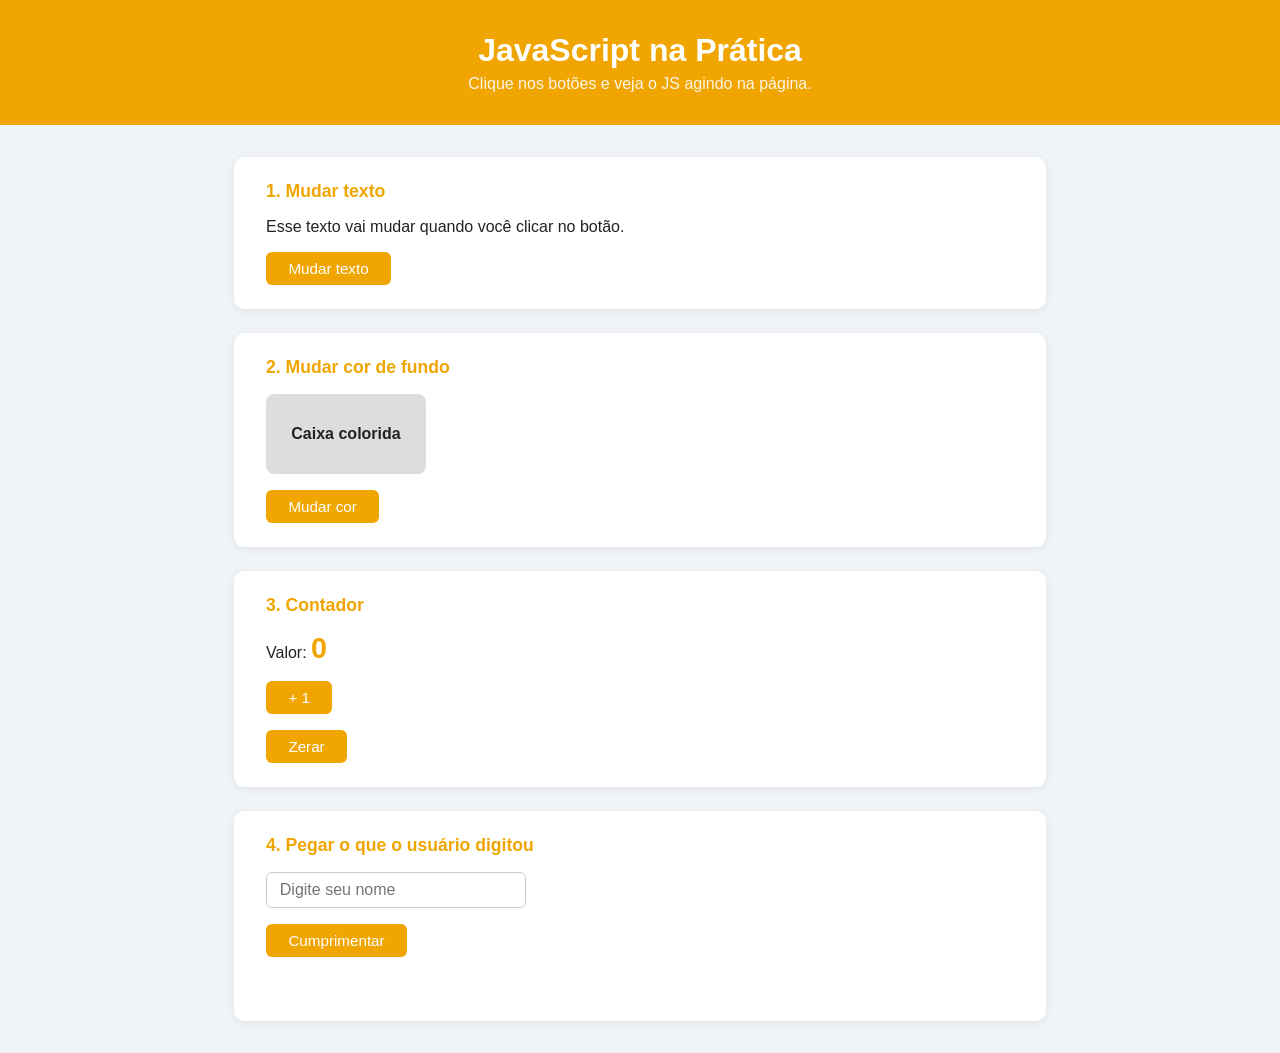
<file: 03-intro-javascript/index.html>
<!DOCTYPE html>
<html lang="pt-BR">
  <head>
    <meta charset="UTF-8" />
    <meta name="viewport" content="width=device-width, initial-scale=1.0" />
    <title>Meus Primeiros Passos com JavaScript</title>
    <link rel="stylesheet" href="style.css" />
  </head>
  <body>

    <header>
      <h1>JavaScript na Prática</h1>
      <p>Clique nos botões e veja o JS agindo na página.</p>
    </header>

    <main>

      <!-- EXEMPLO 1: mudar texto -->
      <section>
        <h2>1. Mudar texto</h2>
        <p id="texto-exemplo">Esse texto vai mudar quando você clicar no botão.</p>
        <button onclick="mudarTexto()">Mudar texto</button>
      </section>

      <!-- EXEMPLO 2: mudar cor de fundo -->
      <section>
        <h2>2. Mudar cor de fundo</h2>
        <div id="caixa-cor" class="caixa">Caixa colorida</div>
        <button onclick="mudarCor()">Mudar cor</button>
      </section>

      <!-- EXEMPLO 3: contador -->
      <section>
        <h2>3. Contador</h2>
        <p>Valor: <span id="contador">0</span></p>
        <button onclick="incrementar()">+ 1</button>
        <button onclick="zerar()">Zerar</button>
      </section>

      <!-- EXEMPLO 4: input + resposta -->
      <section>
        <h2>4. Pegar o que o usuário digitou</h2>
        <input type="text" id="campo-nome" placeholder="Digite seu nome" />
        <button onclick="cumprimentar()">Cumprimentar</button>
        <p id="resposta-nome"></p>
      </section>

    </main>

    <!--
      IMPORTANTE: o <script> fica no final do <body>.
      Assim o HTML carrega primeiro, aí o JS encontra os elementos.
    -->
    <script src="script.js"></script>

  </body>
</html>
</file>
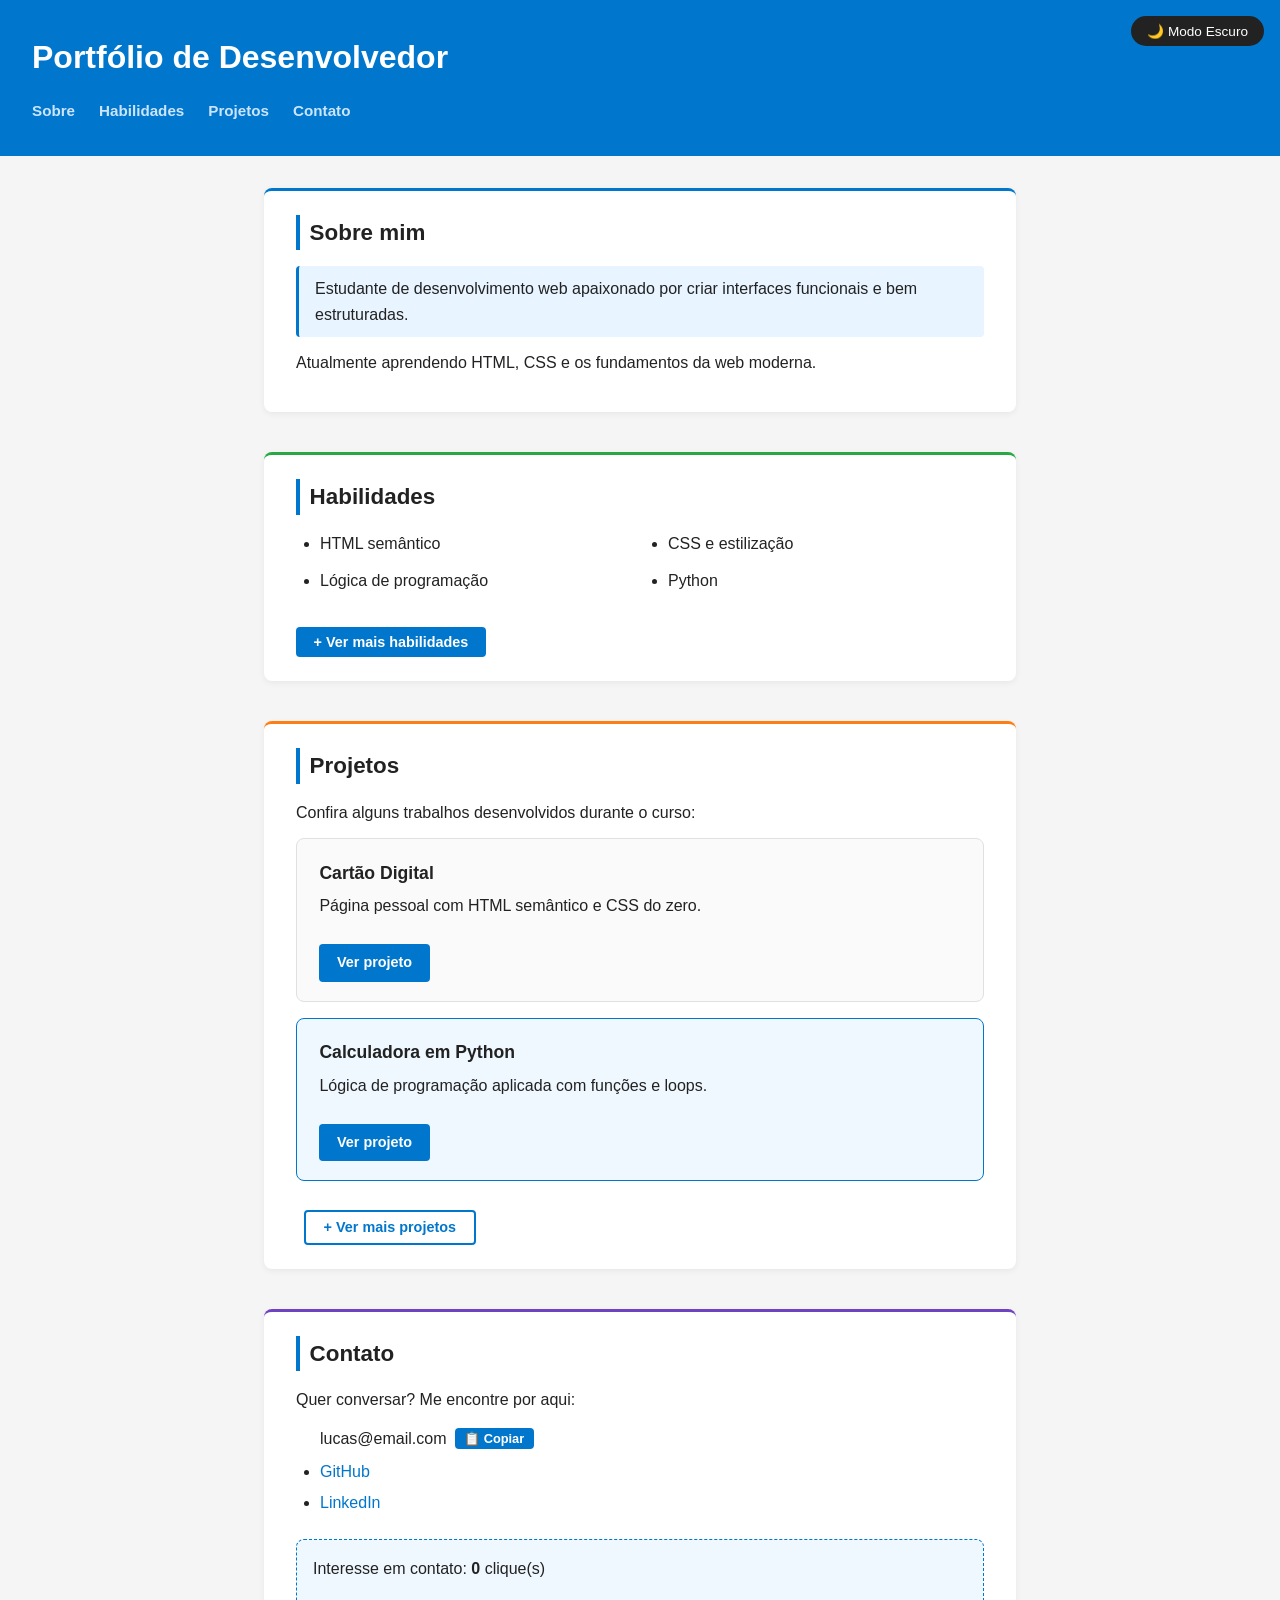
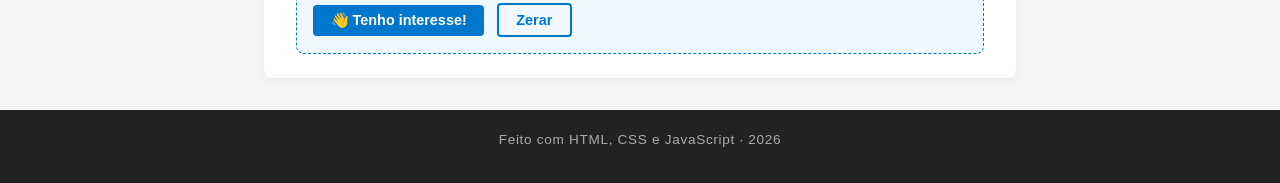
<file: 04-botoes/index.html>
<!DOCTYPE html>
<html lang="pt-BR">
  <head>
    <meta charset="UTF-8" />
    <meta name="viewport" content="width=device-width, initial-scale=1.0" />
    <title>Portfólio — Botões e Interatividade</title>
    <link rel="stylesheet" href="style.css" />
  </head>

  <body>

    <!--
      =====================================================
      BOTÃO MODO ESCURO
      =====================================================
      Fica fixo no canto superior direito.
      Ao clicar, o JS adiciona/remove a classe "dark" no <body>.
      O CSS usa body.dark { } para redefinir as cores.
    -->
    <button id="btn-tema" onclick="alternarTema()">🌙 Modo Escuro</button>

    <!--
      =====================================================
      BOTÃO VOLTAR AO TOPO
      =====================================================
      Começa invisível (display: none no CSS).
      O JS mostra ele quando o usuário rola a página para baixo.
    -->
    <button id="btn-topo" onclick="voltarAoTopo()">↑ Topo</button>

    <header>
      <h1>Portfólio de Desenvolvedor</h1>
      <nav>
        <a href="#sobre">Sobre</a>
        <a href="#habilidades">Habilidades</a>
        <a href="#projetos">Projetos</a>
        <a href="#contato">Contato</a>
      </nav>
    </header>

    <main>

      <!-- ================================================= -->
      <section id="sobre">
        <h2>Sobre mim</h2>
        <p class="destaque">
          Estudante de desenvolvimento web apaixonado por criar interfaces
          funcionais e bem estruturadas.
        </p>
        <p>
          Atualmente aprendendo HTML, CSS e os fundamentos da web moderna.
        </p>
      </section>

      <!-- ================================================= -->
      <section id="habilidades">
        <h2>Habilidades</h2>

        <!--
          As primeiras habilidades aparecem normalmente.
          As extras têm a classe "oculto" e só aparecem após o clique.
        -->
        <ul class="lista-habilidades">
          <li>HTML semântico</li>
          <li>CSS e estilização</li>
          <li>Lógica de programação</li>
          <li>Python</li>
          <li class="oculto">JavaScript</li>
          <li class="oculto">Git e controle de versão</li>
          <li class="oculto">Responsividade</li>
        </ul>

        <!--
          Exemplo 1 — mostrar/ocultar
          classList.toggle("oculto") remove a classe se existir,
          ou adiciona se não existir.
        -->
        <button class="btn" onclick="revelarHabilidades()">
          + Ver mais habilidades
        </button>
      </section>

      <!-- ================================================= -->
      <section id="projetos">
        <h2>Projetos</h2>
        <p>Confira alguns trabalhos desenvolvidos durante o curso:</p>

        <article class="card-projeto">
          <h3>Cartão Digital</h3>
          <p>Página pessoal com HTML semântico e CSS do zero.</p>
          <a href="#" class="btn">Ver projeto</a>
        </article>

        <article class="card-projeto destaque">
          <h3>Calculadora em Python</h3>
          <p>Lógica de programação aplicada com funções e loops.</p>
          <a href="#" class="btn">Ver projeto</a>
        </article>

        <!--
          Este card começa oculto.
          Aparece quando o botão "Ver mais projetos" for clicado.
        -->
        <article class="card-projeto oculto" id="projeto-extra">
          <h3>Lista de Tarefas</h3>
          <p>Aplicação interativa usando JavaScript e manipulação do DOM.</p>
          <a href="#" class="btn">Ver projeto</a>
        </article>

        <!--
          Exemplo 2 — mostrar/ocultar com troca de texto no botão
          O botão guarda o estado em um atributo data- e troca o texto.
        -->
        <button class="btn btn-secundario" id="btn-projetos" onclick="alternarProjetos()">
          + Ver mais projetos
        </button>
      </section>

      <!-- ================================================= -->
      <section id="contato">
        <h2>Contato</h2>
        <p>Quer conversar? Me encontre por aqui:</p>
        <ul>
          <!--
            Exemplo 3 — copiar para a área de transferência
            navigator.clipboard.writeText() copia o texto.
            O feedback é dado trocando o textContent do botão.
          -->
          <li class="linha-email">
            <span id="texto-email">lucas@email.com</span>
            <button class="btn btn-pequeno" onclick="copiarEmail()">
              📋 Copiar
            </button>
          </li>
          <li><a href="https://github.com" target="_blank">GitHub</a></li>
          <li><a href="https://linkedin.com" target="_blank">LinkedIn</a></li>
        </ul>

        <!--
          Exemplo 4 — contador + reset
          Variável JS guarda quantas vezes o botão foi clicado.
          O <span> mostra o valor na tela.
        -->
        <div class="caixa-contador">
          <p>Interesse em contato: <strong><span id="contador">0</span></strong> clique(s)</p>
          <button class="btn" onclick="registrarInteresse()">
            👋 Tenho interesse!
          </button>
          <button class="btn btn-secundario" onclick="zerarContador()">
            Zerar
          </button>
        </div>
      </section>

    </main>

    <footer>
      <p id="rodape-principal">Feito com HTML, CSS e JavaScript · 2026</p>
    </footer>

    <!--
      <script> sempre no final do body.
      Assim o HTML já existe quando o JS tentar encontrar os elementos.
    -->
    <script src="script.js"></script>
  </body>
</html>
</file>
<file: 03-intro-javascript/style.css>
* {
  margin: 0;
  padding: 0;
  box-sizing: border-box;
}

body {
  font-family: "Segoe UI", Arial, sans-serif;
  background-color: #f0f4f8;
  color: #222;
}

header {
  background-color: #f0a500;
  color: white;
  padding: 2rem;
  text-align: center;
}

header p {
  margin-top: 0.4rem;
  font-size: 1rem;
  opacity: 0.9;
}

main {
  max-width: 860px;
  margin: 2rem auto;
  padding: 0 1.5rem;
  display: flex;
  flex-direction: column;
  gap: 1.5rem;
}

section {
  background: white;
  border-radius: 10px;
  padding: 1.5rem 2rem;
  box-shadow: 0 2px 8px rgba(0,0,0,0.07);
  display: flex;
  flex-direction: column;
  gap: 1rem;
}

h2 {
  font-size: 1.1rem;
  color: #f0a500;
}

button {
  width: fit-content;
  padding: 0.5rem 1.4rem;
  background-color: #f0a500;
  color: white;
  border: none;
  border-radius: 6px;
  font-size: 0.95rem;
  cursor: pointer;
}

button:hover {
  background-color: #c98a00;
}

input {
  padding: 0.5rem 0.8rem;
  font-size: 1rem;
  border: 1px solid #ccc;
  border-radius: 6px;
  width: 260px;
}

.caixa {
  width: 160px;
  height: 80px;
  background-color: #ddd;
  border-radius: 8px;
  display: flex;
  align-items: center;
  justify-content: center;
  font-weight: bold;
  transition: background-color 0.3s;
}

#contador {
  font-size: 1.8rem;
  font-weight: bold;
  color: #f0a500;
}

#resposta-nome {
  font-size: 1.1rem;
  font-weight: bold;
  color: #2d6a4f;
  min-height: 1.5rem;
}
</file>
<file: 04-botoes/style.css>
/* ================================================================
   style.css — Aula 04: Botões e Interatividade
   Baseado no CSS da Aula 02, com adições para botões e modo escuro.
   As linhas novas estão marcadas com "NOVO" nos comentários.
   ================================================================ */


/* ----------------------------------------------------------------
   RESET BÁSICO
   ---------------------------------------------------------------- */
* {
  margin: 0;
  padding: 0;
  box-sizing: border-box;
}


/* ----------------------------------------------------------------
   BASE
   ---------------------------------------------------------------- */
body {
  font-family: "Segoe UI", Arial, sans-serif;
  background-color: #f5f5f5;
  color: #222;
  line-height: 1.6;
  /* NOVO: transition faz as cores mudarem suavemente no modo escuro */
  transition: background-color 0.3s, color 0.3s;
}

h1 { font-size: 2rem; margin-bottom: 0.25rem; }

h2 {
  font-size: 1.4rem;
  margin-bottom: 1rem;
  border-left: 4px solid #0077cc;
  padding-left: 0.6rem;
}

h3 { font-size: 1.1rem; margin-bottom: 0.4rem; }

a { color: #0077cc; text-decoration: none; }
a:hover { text-decoration: underline; }

ul { list-style: disc; padding-left: 1.5rem; }
li { margin-bottom: 0.3rem; }
p { margin-bottom: 0.8rem; }


/* ----------------------------------------------------------------
   ESTRUTURAIS
   ---------------------------------------------------------------- */
header {
  background-color: #0077cc;
  color: white;
  padding: 2rem;
  transition: background-color 0.3s; /* NOVO */
}

header h1 { color: white; }

nav {
  margin-top: 1rem;
  display: flex;
  gap: 1.5rem;
  flex-wrap: wrap;
}

nav a { color: #cce5ff; font-weight: 600; font-size: 0.95rem; }
nav a:hover { color: white; }

main {
  max-width: 800px;
  margin: 2rem auto;
  padding: 0 1.5rem;
  display: flex;
  flex-direction: column;
  gap: 2.5rem;
}

section {
  background-color: white;
  border-radius: 8px;
  padding: 1.5rem 2rem;
  box-shadow: 0 2px 6px rgba(0, 0, 0, 0.06);
  transition: background-color 0.3s; /* NOVO */
}

footer {
  background-color: #222;
  color: #aaa;
  text-align: center;
  padding: 1.2rem;
  font-size: 0.85rem;
  margin-top: 2rem;
  transition: background-color 0.3s; /* NOVO */
}


/* ----------------------------------------------------------------
   CLASSES REUTILIZÁVEIS
   ---------------------------------------------------------------- */
.destaque {
  background-color: #e8f4ff;
  border-left: 3px solid #0077cc;
  padding: 0.6rem 1rem;
  border-radius: 4px;
  font-weight: 500;
}

.lista-habilidades {
  display: grid;
  grid-template-columns: 1fr 1fr;
  gap: 0.4rem 2rem;
  margin-bottom: 1rem; /* NOVO: espaço antes do botão */
}

.card-projeto {
  border: 1px solid #e0e0e0;
  border-radius: 8px;
  padding: 1.2rem 1.4rem;
  margin-bottom: 1rem;
  background-color: #fafafa;
  transition: box-shadow 0.2s, background-color 0.3s; /* NOVO: transition */
}

.card-projeto:hover { box-shadow: 0 4px 12px rgba(0, 119, 204, 0.15); }

.card-projeto.destaque {
  border-color: #0077cc;
  background-color: #f0f8ff;
}

/* ----------------------------------------------------------------
   BOTÕES — NOVO
   Em HTML, <button> e <a class="btn"> têm estilos diferentes por
   padrão. Aqui unificamos a aparência dos dois.
   ---------------------------------------------------------------- */
.btn {
  display: inline-block;
  margin-top: 0.8rem;
  padding: 0.45rem 1.1rem;
  background-color: #0077cc;
  color: white;
  border: none;           /* remove borda padrão do <button> */
  border-radius: 4px;
  font-size: 0.9rem;
  font-weight: 600;
  cursor: pointer;        /* mãozinha ao passar o mouse */
  transition: background-color 0.2s, transform 0.1s;
  text-decoration: none;  /* para <a class="btn"> não ficar sublinhado */
}

.btn:hover {
  background-color: #005fa3;
  text-decoration: none;
}

.btn:active {
  /* NOVO: feedback visual ao clicar — o botão "afunda" levemente */
  transform: scale(0.97);
}

/* Variação secundária — contorno, sem fundo */
.btn-secundario {
  background-color: transparent;
  color: #0077cc;
  border: 2px solid #0077cc;
  margin-left: 0.5rem;
}

.btn-secundario:hover {
  background-color: #e8f4ff;
}

/* Variação menor — para usar inline */
.btn-pequeno {
  padding: 0.2rem 0.6rem;
  font-size: 0.8rem;
  margin-top: 0;
  margin-left: 0.5rem;
}


/* ----------------------------------------------------------------
   OCULTO — NOVO
   Classe usada pelo JS para esconder/mostrar elementos.
   display: none remove o elemento do fluxo completamente.
   ---------------------------------------------------------------- */
.oculto {
  display: none;
}


/* ----------------------------------------------------------------
   BOTÃO MODO ESCURO (fixo no canto) — NOVO
   position: fixed mantém o botão visível mesmo ao rolar a página.
   ---------------------------------------------------------------- */
#btn-tema {
  position: fixed;
  top: 1rem;
  right: 1rem;
  padding: 0.45rem 1rem;
  background-color: #222;
  color: white;
  border: none;
  border-radius: 20px;
  font-size: 0.85rem;
  cursor: pointer;
  z-index: 100; /* fica na frente de tudo */
  transition: background-color 0.2s;
}

#btn-tema:hover { background-color: #444; }


/* ----------------------------------------------------------------
   BOTÃO VOLTAR AO TOPO — NOVO
   Começa oculto; o JS o exibe quando o usuário rola para baixo.
   ---------------------------------------------------------------- */
#btn-topo {
  position: fixed;
  bottom: 1.5rem;
  right: 1rem;
  padding: 0.5rem 0.9rem;
  background-color: #0077cc;
  color: white;
  border: none;
  border-radius: 50%;
  font-size: 1.1rem;
  cursor: pointer;
  display: none; /* começa invisível */
  z-index: 100;
  transition: background-color 0.2s;
}

#btn-topo:hover { background-color: #005fa3; }


/* ----------------------------------------------------------------
   CONTATO — pequenos ajustes — NOVO
   ---------------------------------------------------------------- */
.linha-email {
  display: flex;
  align-items: center;
  list-style: none;
  margin-bottom: 0.5rem;
}

.caixa-contador {
  margin-top: 1.5rem;
  padding: 1rem;
  background-color: #f0f8ff;
  border-radius: 8px;
  border: 1px dashed #0077cc;
}

.caixa-contador p { margin-bottom: 0.5rem; }


/* ----------------------------------------------------------------
   IDs das seções (vindos da Aula 02)
   ---------------------------------------------------------------- */
#sobre      { border-top: 3px solid #0077cc; }
#habilidades{ border-top: 3px solid #28a745; }
#projetos   { border-top: 3px solid #fd7e14; }
#contato    { border-top: 3px solid #6f42c1; }
#rodape-principal { letter-spacing: 0.05em; }


/* ----------------------------------------------------------------
   MODO ESCURO — NOVO
   Quando o JS adiciona a classe "dark" ao <body>,
   todos esses seletores entram em ação e redefinem as cores.
   body.dark afeta o próprio body;
   body.dark section afeta toda seção que estiver dentro de body.dark.
   ---------------------------------------------------------------- */
body.dark {
  background-color: #121212;
  color: #e0e0e0;
}

body.dark header {
  background-color: #1a1a2e;
}

body.dark section {
  background-color: #1e1e1e;
  box-shadow: 0 2px 6px rgba(0, 0, 0, 0.4);
}

body.dark .card-projeto {
  background-color: #2a2a2a;
  border-color: #444;
}

body.dark .card-projeto.destaque {
  background-color: #1a2a3a;
  border-color: #0077cc;
}

body.dark .destaque {
  background-color: #1a2a3a;
}

body.dark .caixa-contador {
  background-color: #1a2a3a;
}

body.dark footer {
  background-color: #0a0a0a;
}

body.dark a { color: #66b2ff; }

body.dark .btn-secundario {
  color: #66b2ff;
  border-color: #66b2ff;
}

body.dark .btn-secundario:hover {
  background-color: #1a2a3a;
}
</file>
